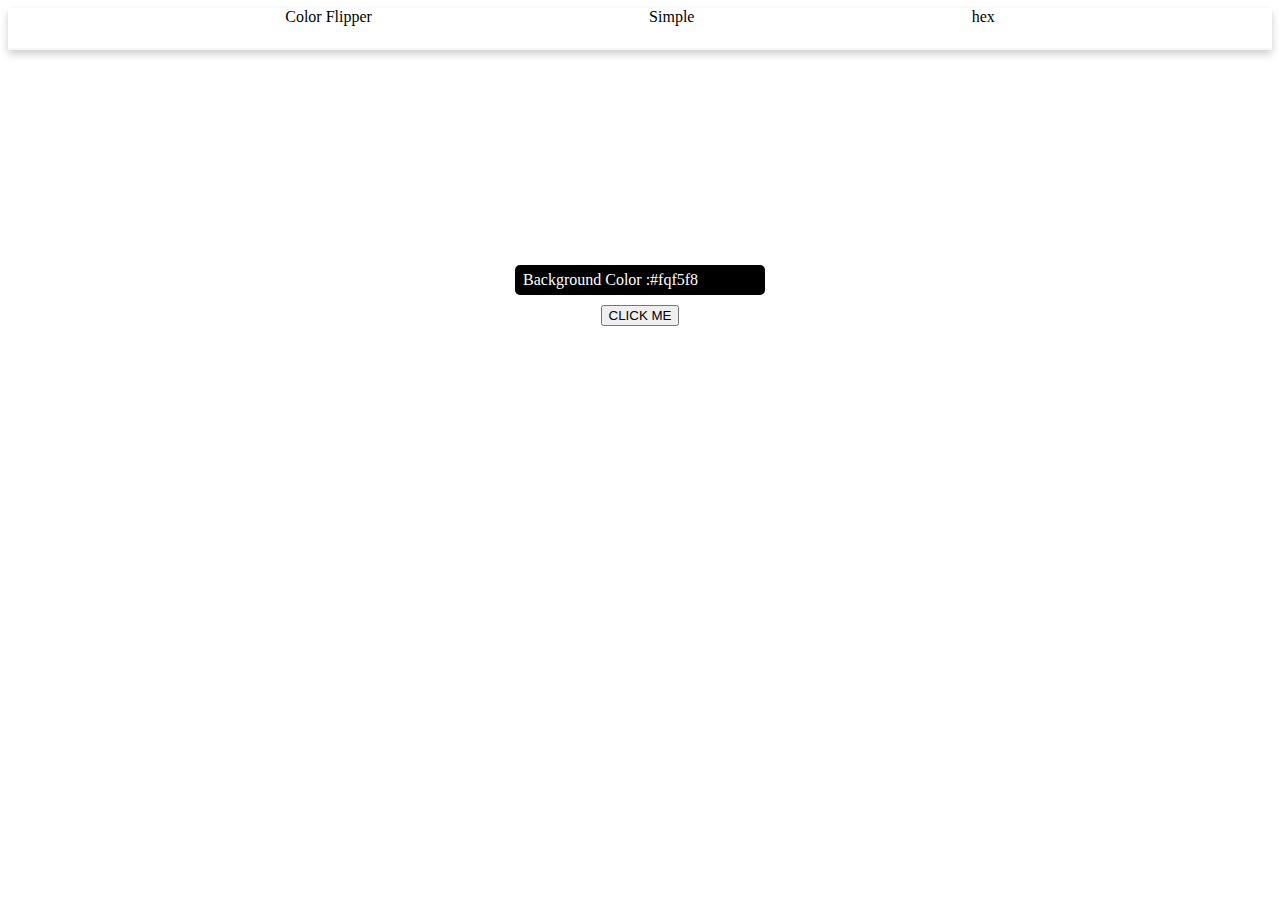
<file: colorFliper/index.html>
<!DOCTYPE html>
<html lang="en">
<head>
    <meta charset="UTF-8">
    <meta name="viewport" content="width=device-width, initial-scale=1.0">
    <title>Document</title>
    <style>
        .container{  
            display: flex;            
            flex-direction: column;  
            justify-content: center; 
            align-items: center;     
            height: 500px;          
        }
        .box{
            background-color:black;
            color: white;
            height: 30px;
            display: flex;
            width: 250px;
            align-items: center;
            border-radius: 5px;
        }
        button{
            margin: 10px;
        }
        nav{
            display: flex;
            justify-content: space-evenly;
            color: rgb(0, 0, 0);
            border-bottom: 2px solid rgb(247, 247, 247);
            height: 40px;
            box-shadow: 0 4px 8px rgba(0, 0, 0, 0.2);
        }
      
    </style>
</head>
<body>
    <nav>
            <li type="none">Color Flipper</li>
            <li type="none"><a>Simple</a></li>
            <li type="none"><a>hex</a></li>
    </nav>
        <div class="container">
            <div class="box"> &nbsp Background Color : <span class="color">#fqf5f8</span></div>
            <button id="btn" class="btn btn-hero">CLICK ME</button>
        </div>
        <div id="output"></div>

  <script src="script.js">
   
  </script>
</body>
</html>
</file>
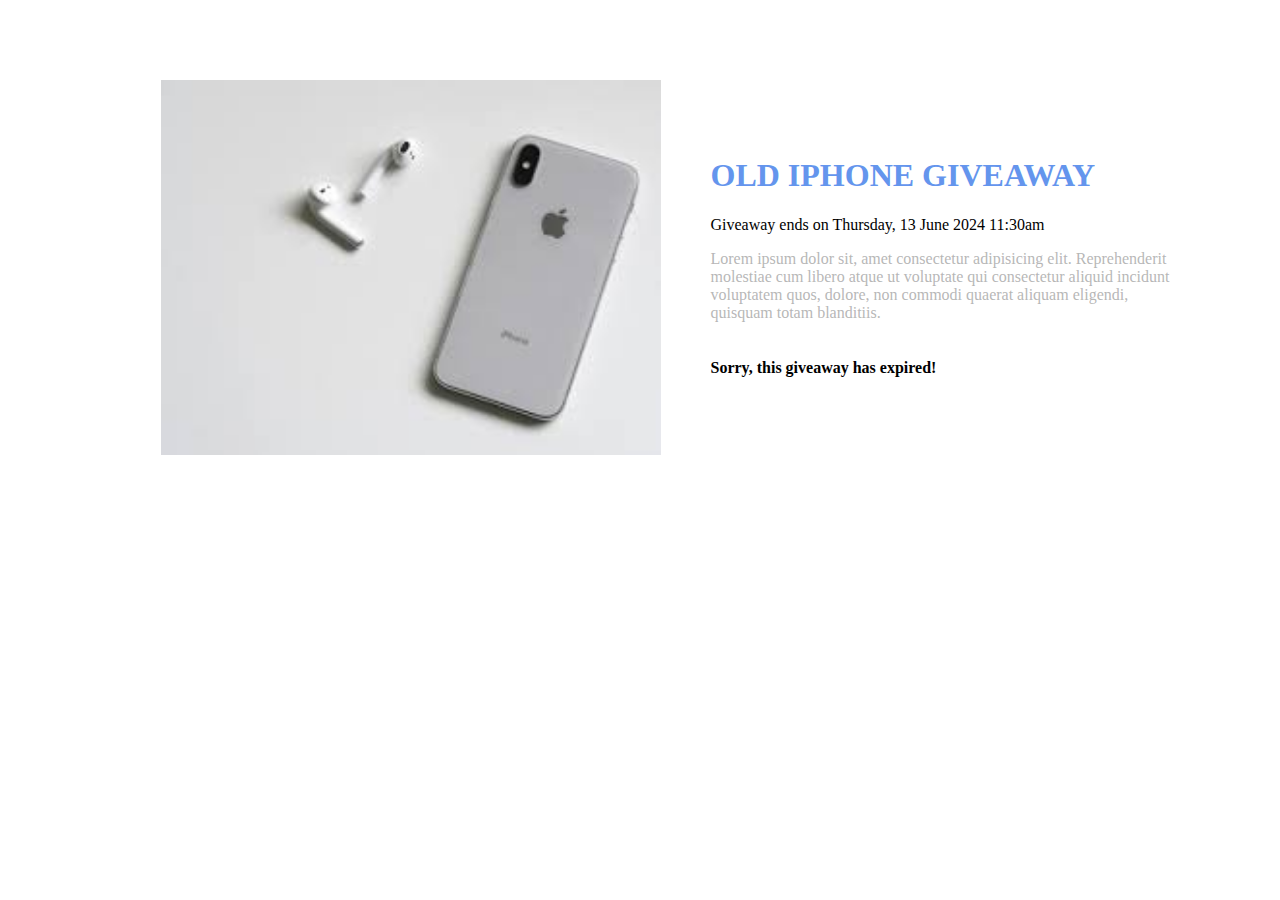
<file: CountdownTimer/index.html>
<!DOCTYPE html>
<html lang="en">
<head>
    <meta charset="UTF-8">
    <meta name="viewport" content="width=device-width, initial-scale=1.0">
    <title>Document</title>
    <link rel="stylesheet" href="style.css">
</head>
<body>
    <div class="container">
        <img src="iphone.jpeg" alt="iPhone image">
        <div class="box1">
            <h1>OLD IPHONE GIVEAWAY</h1>
            <p class="giveaway"><b>Giveaway Ends On Thursday, 13 June 2024 11:30am</b></p>
            <p class="para">Lorem ipsum dolor sit, amet consectetur adipisicing elit. Reprehenderit <br> molestiae cum libero atque ut voluptate qui consectetur aliquid incidunt<br> voluptatem quos, dolore, non commodi quaerat aliquam eligendi,<br> quisquam totam blanditiis.</p>

            <div class="allbox deadline">
                <div class="box2"><h1 class="a" id="days">09</h1>DAYS</div>
                <div class="box2"><h1 class="a" id="hours">12</h1>HOURS</div>
                <div class="box2"><h1 class="a" id="minutes">34</h1>MINS</div>
                <div class="box2"><h1 class="a" id="seconds">46</h1>SECS</div>
            </div>
        </div>
    </div>
    <script>
        const months = [
            'January', 'February', 'March', 'April', 'May', 'June', 'July', 'August',
            'September', 'October', 'November', 'December'
        ];
        const weekdays = [
            'Sunday', 'Monday', 'Tuesday', 'Wednesday', 'Thursday', 'Friday', 'Saturday'
        ];

        const giveaway = document.querySelector('.giveaway');
        const deadline = document.querySelector('.deadline');
        const items = document.querySelectorAll('.a');

        const futureDate = new Date(2024, 5, 13, 11, 30, 0); 

        const year = futureDate.getFullYear();
        const hours = futureDate.getHours();
        const minutes = futureDate.getMinutes();

        let month = futureDate.getMonth();
        month = months[month];
        const weekday = weekdays[futureDate.getDay()];
        const date = futureDate.getDate();

        giveaway.textContent = `Giveaway ends on ${weekday}, ${date} ${month} ${year} ${hours}:${minutes < 10 ? '0' + minutes : minutes}am`;

        const futureTime = futureDate.getTime();

        function getRemainingTime() {
            const today = new Date().getTime();
            const t = futureTime - today;

            const oneDay = 24 * 60 * 60 * 1000;
            const oneHour = 60 * 60 * 1000;
            const oneMinute = 60 * 1000;

            let days = Math.floor(t / oneDay);
            let hours = Math.floor((t % oneDay) / oneHour);
            let minutes = Math.floor((t % oneHour) / oneMinute);
            let seconds = Math.floor((t % oneMinute) / 1000);

            const values = [days, hours, minutes, seconds];

            function format(item) {
                if (item < 10) {
                    return `0${item}`;
                }
                return item;
            }

            items.forEach(function(item, index) {
                item.innerHTML = format(values[index]);
            });

            if (t < 0) {
                clearInterval(countdown);
                deadline.innerHTML = `<h4 class="expired">Sorry, this giveaway has expired!</h4>`;
            }
        }

        let countdown = setInterval(getRemainingTime, 1000);
        getRemainingTime();
    </script>
</body>
</html>
</file>
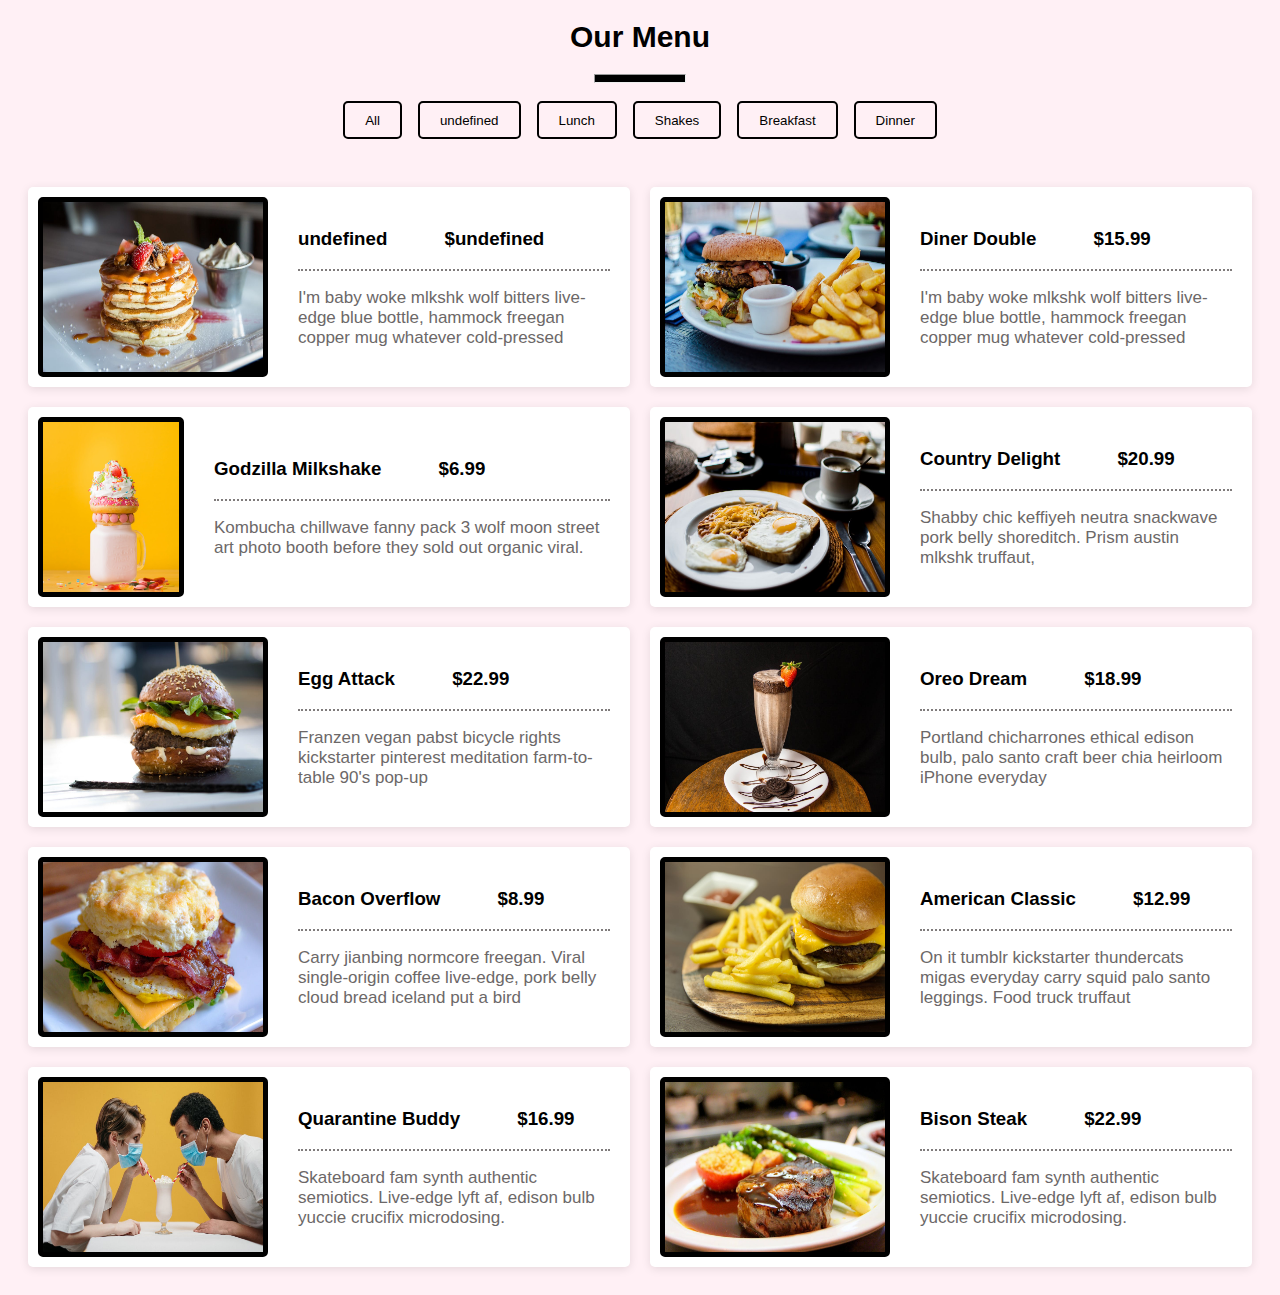
<file: Menu/index.html>
<!DOCTYPE html>
<html lang="en">
<head>
    <meta charset="UTF-8">
    <meta name="viewport" content="width=device-width, initial-scale=1.0">
    <title>Menu</title>
    <link rel="stylesheet" href="style.css">
</head>
<body>
    <h1>Our Menu</h1>
    <hr class="hr-main">
    <div class="Buttons">
        <button class="Btn" data-category="All">All</button>
        <button class="Btn" data-category="Breakfast">Breakfast</button>
        <button class="Btn" data-category="Lunch">Lunch</button>
        <button class="Btn" data-category="Shakes">Shakes</button>
        <button class="Btn" data-category="Dinner">Dinner</button>
    </div>
    <div class="container section-center">
        <!-- Menu items will be  insert here -->
    </div>
    
    <script src="script.js"></script>
</body>
</html>
</file>
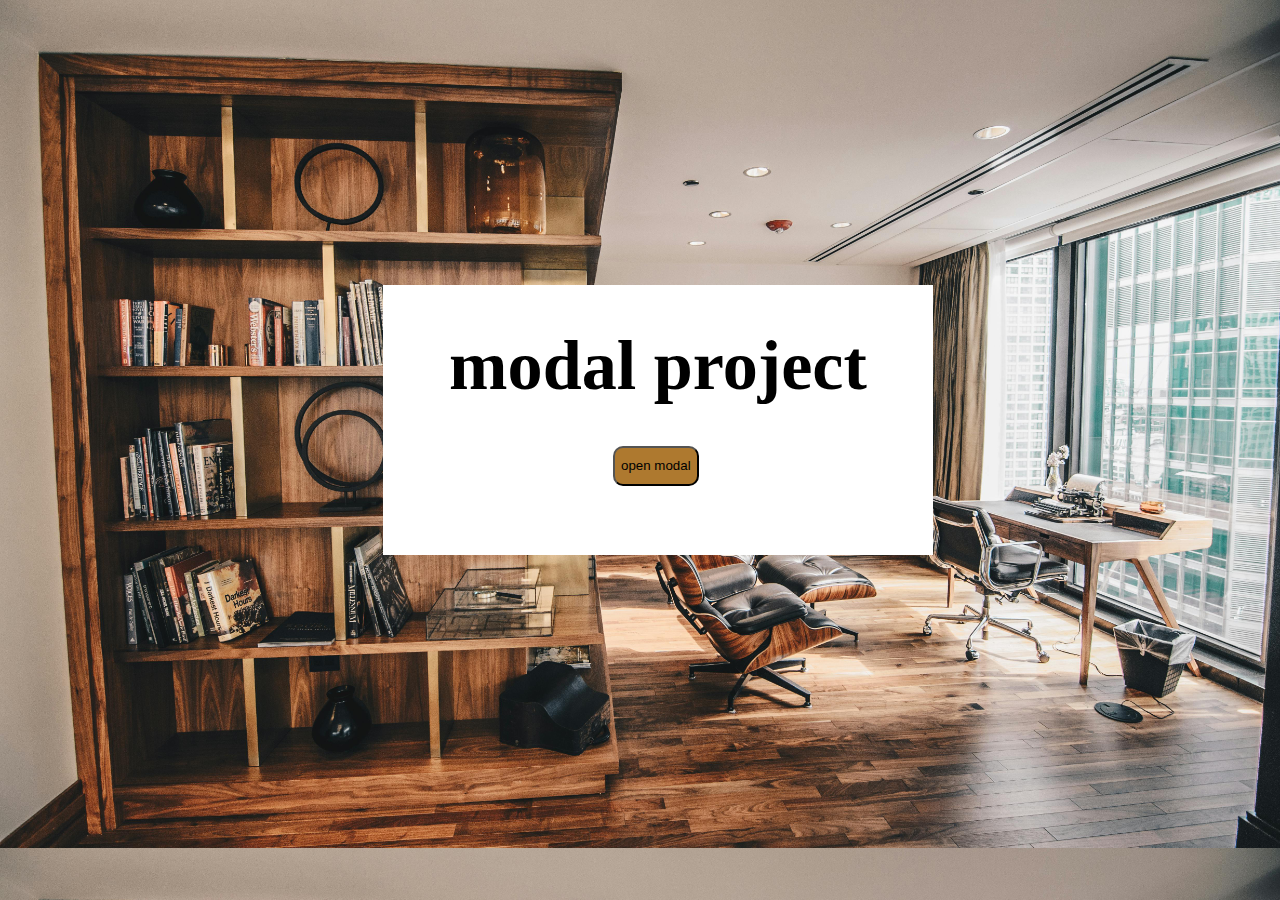
<file: Modal/index.html>
<!DOCTYPE html>
<html lang="en">
<head>
    <meta charset="UTF-8">
    <meta name="viewport" content="width=device-width, initial-scale=1.0">
    <title>Modal</title>
    <link rel="stylesheet" href="style.css">
    <link rel="stylesheet" href="https://cdnjs.cloudflare.com/ajax/libs/font-awesome/6.5.2/css/all.min.css" integrity="sha512-SnH5WK+bZxgPHs44uWIX+LLJAJ9/2PkPKZ5QiAj6Ta86w+fsb2TkcmfRyVX3pBnMFcV7oQPJkl9QevSCWr3W6A==" crossorigin="anonymous" referrerpolicy="no-referrer" />
</head>
<body>
    <!-- hero -->
    <header class="hero">
        <div class="banner">
            <h3>modal project</h3>
            <button class="btn modal-btn">
                open modal
            </button>
        </div>
    </header>
    <div class="modal-overlay">
        <div class="modal-cntainer">
            <h2>modal content</h2>
            <button class="close-btn">
                <i class="fas fa-times"></i>
            </button>
        </div>
    </div>
    <script src="script.js"></script>
</body>
</html>
</file>
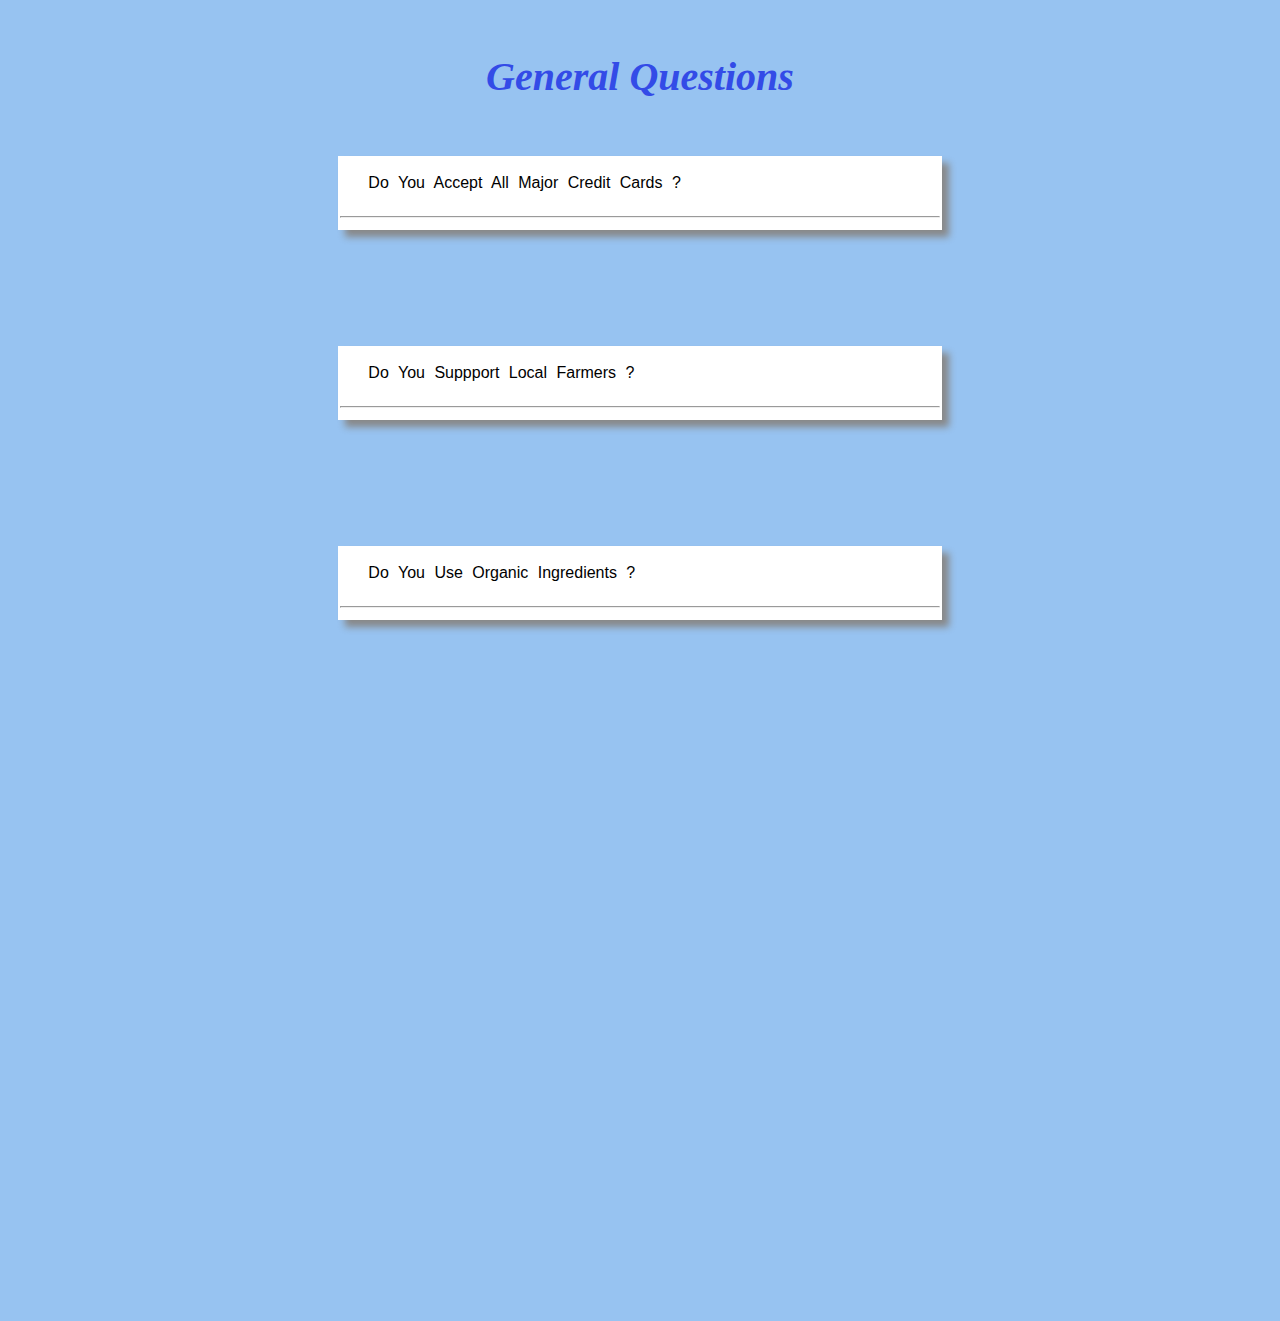
<file: Questions/index.html>
<!DOCTYPE html>
<html lang="en">
<head>
    <meta charset="UTF-8">
    <meta name="viewport" content="width=device-width, initial-scale=1.0">
    <title>Document</title>
    <link rel="stylesheet" href="https://cdnjs.cloudflare.com/ajax/libs/font-awesome/6.5.2/css/all.min.css" integrity="sha512-SnH5WK+bZxgPHs44uWIX+LLJAJ9/2PkPKZ5QiAj6Ta86w+fsb2TkcmfRyVX3pBnMFcV7oQPJkl9QevSCWr3W6A==" crossorigin="anonymous" referrerpolicy="no-referrer" />
    <link rel="stylesheet" href="style.css">
</head>
<body>
    <h2><i>General Questions</i></h2>

    <div class="container" id="box1">
        <div class="box1"> 
            <p style="font: 1em sans-serif;"> &nbsp&nbsp Do You Accept All Major Credit Cards ?</p>
            <button class="Btn">
                <i class="fa-regular fa-square-plus"></i>
            </button>
            <hr>
            <p class="extra-content">Lorem, ipsum dolor sit amet consectetur adipisicing elit. Laborum maxime eligendi doloribus cupiditate ab atque error architecto fuga doloremque natus!</p>
        </div>
    </div>

    <div class="container" id="box2">
        <div class="box1"> 
            <p style="font: 1em sans-serif;"> &nbsp&nbsp Do You Suppport Local Farmers ?</p>
            <button class="Btn">
                <i class="fa-regular fa-square-plus"></i>
            </button>
            <hr>
            <p class="extra-content">Lorem, ipsum dolor sit amet consectetur adipisicing elit. Laborum maxime eligendi doloribus cupiditate ab atque error architecto fuga doloremque natus!</p>
        </div>
    </div>


    <div class="container" id="box3">
        <div class="box1"> 
            <p style="font: 1em sans-serif;"> &nbsp&nbsp Do You Use Organic Ingredients ?</p>
            <button class="Btn">
                <i class="fa-regular fa-square-plus"></i>
            </button>
            <hr>
            <p class="extra-content">Lorem, ipsum dolor sit amet consectetur adipisicing elit. Laborum maxime eligendi doloribus cupiditate ab atque error architecto fuga doloremque natus!</p>
        </div>
    </div>
    <script src="script.js"></script>
</body>
</html>
</file>
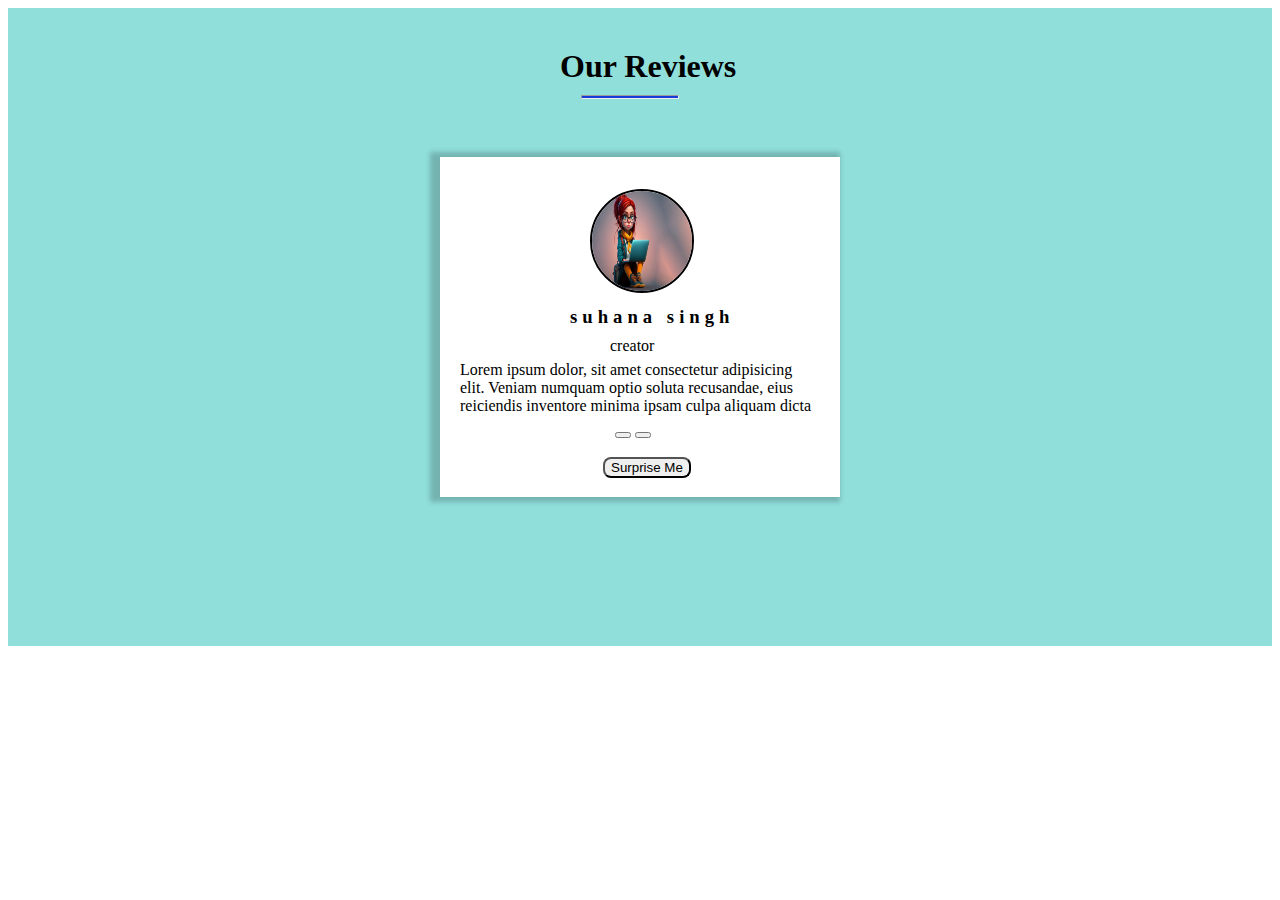
<file: Reviews/index.html>
<!DOCTYPE html>
<html lang="en">
<head>
    <meta charset="UTF-8">
    <meta name="viewport" content="width=device-width, initial-scale=1.0">
    <title>Reviews</title>
    <link rel="stylesheet" href="style.css">
    <link rel="stylesheet" href="https://cdnjs.cloudflare.com/ajax/libs/font-awesome/6.5.2/css/all.min.css" integrity="sha512-SnH5WK+bZxgPHs44uWIX+LLJAJ9/2PkPKZ5QiAj6Ta86w+fsb2TkcmfRyVX3pBnMFcV7oQPJkl9QevSCWr3W6A==" crossorigin="anonymous" referrerpolicy="no-referrer" />
</head>
<body>
    <main class="main">
        <section class="container">
            <div class="title">
                <h1>Our Reviews</h1>
                <div class="underline"></div>
                <hr>
                <div class="box">
                    <img id="person-img" src="image2.jpg" alt="Person Image"> 
                    <i class="fas fa-quote-right quote"></i>
                    <h3 class="author" id="author">Susan Smith</h3>
                    <p class="job" id="job">WEB DEVELOPER</p>
                    <p class="info" id="info">Lorem ipsum dolor, sit amet consectetur adipisicing elit. Veniam numquam optio soluta recusandae, eius reiciendis inventore minima ipsam culpa aliquam dicta</p>
                </div>
                <div class="button-container">
                    <button class="prev-btn"><i class="fas fa-chevron-left"></i></button>
                    <button class="next-btn"><i class="fas fa-chevron-right"></i></button>
                    <br><br>
                    <button class="random-btn">Surprise Me</button>
                </div>
            </div>
        </section>
    </main>
    <script src="script.js"></script>
</body>
</html>
</file>
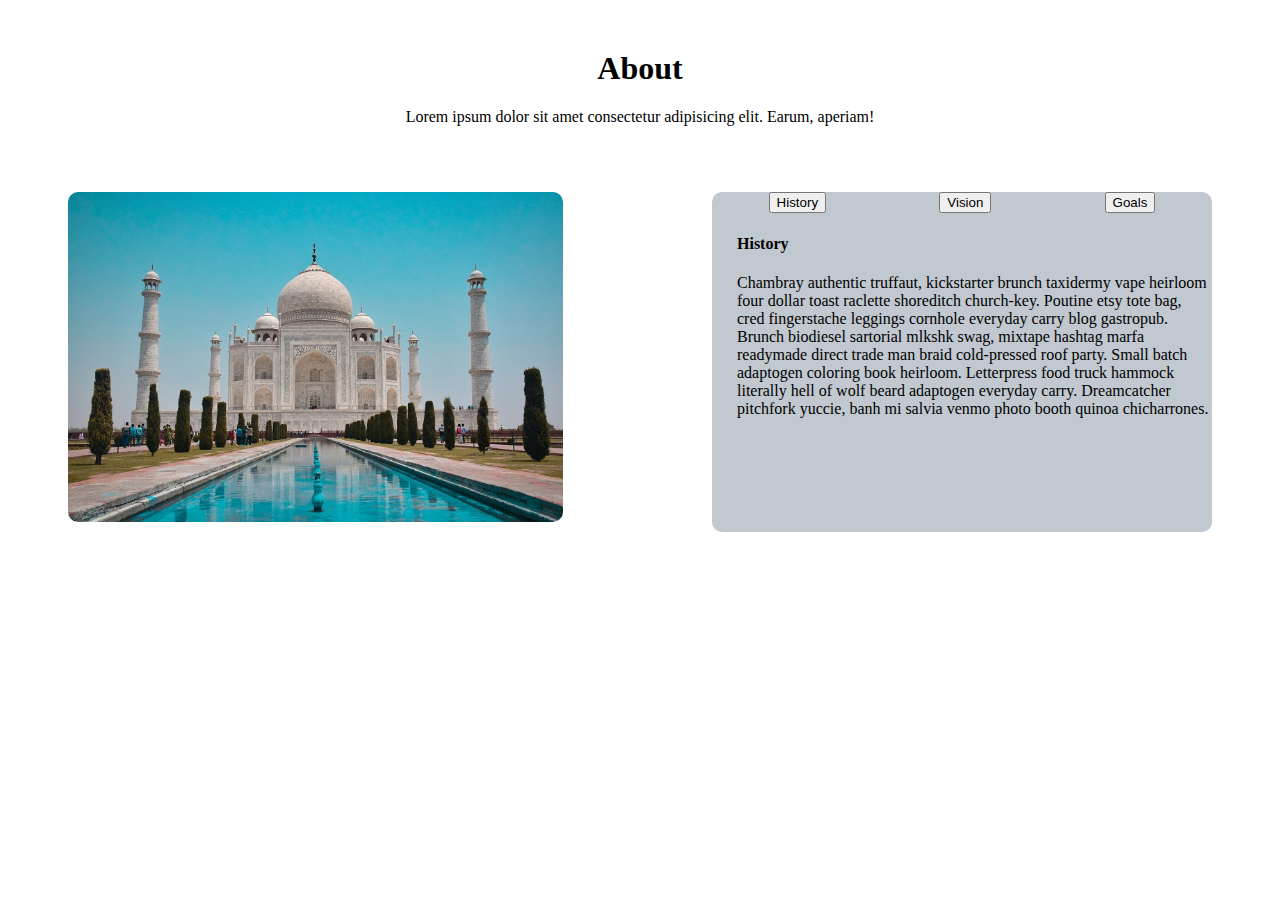
<file: Tabs/index.html>
<!DOCTYPE html>
<html lang="en">
<head>
    <meta charset="UTF-8">
    <meta name="viewport" content="width=device-width, initial-scale=1.0">
    <title>Document</title>
    <link rel="stylesheet" href="style.css">
</head>
<body>
    <div class="main">
        <h1>About</h1>
        <p>Lorem ipsum dolor sit amet consectetur adipisicing elit. Earum, aperiam!</p>
    </div>

    <img src="Taj-Mahal.jpg" alt="taj mahal">

    <div class="container">
        <div class="buttons">
            <button onclick="showSection('History')">History</button>
            <button onclick="showSection('Vision')">Vision</button>
            <button onclick="showSection('Goals')">Goals</button>
        </div>
        <div class="box" id="History">
            <h4>History</h4>
            <p>Chambray authentic truffaut, kickstarter brunch taxidermy vape heirloom four dollar toast raclette shoreditch church-key. Poutine etsy tote bag, cred fingerstache leggings cornhole everyday carry blog gastropub. Brunch biodiesel sartorial mlkshk swag, mixtape hashtag marfa readymade direct trade man braid cold-pressed roof party. Small batch adaptogen coloring book heirloom. Letterpress food truck hammock literally hell of wolf beard adaptogen everyday carry. Dreamcatcher pitchfork yuccie, banh mi salvia venmo photo booth quinoa chicharrones.</p>
        </div>
        <div class="box" id="Vision">
            <h4>Vision</h4>
            <p>Man bun PBR&B keytar copper mug prism, hell of helvetica. Synth crucifix offal deep v hella biodiesel. Church-key listicle polaroid put a bird on it chillwave palo santo enamel pin, tattooed meggings franzen la croix cray. Retro yr aesthetic four loko tbh helvetica air plant, neutra palo santo tofu mumblecore. Hoodie bushwick pour-over jean shorts chartreuse shabby chic. Roof party hammock master cleanse pop-up truffaut, bicycle rights skateboard affogato readymade sustainable deep v live-edge schlitz narwhal.</p>
        </div>
        <div class="box" id="Goals">
            <h4>Goals</h4>
            <p>I'm baby wolf pickled schlitz try-hard normcore marfa man bun mumblecore vice pop-up XOXO lomo kombucha glossier bicycle rights. Umami kinfolk salvia jean shorts offal venmo. Knausgaard tilde try-hard, woke fixie banjo man bun. Small batch tumeric mustache tbh wayfarers 8-bit shaman chartreuse tacos. Viral direct trade hoodie ugh chambray, craft beer pork belly flannel tacos single-origin coffee art party migas plaid pop-up.</p>
        </div>
    </div>

    <script>
        function showSection(sectionId) {
            var sections = document.querySelectorAll('.box');
            sections.forEach(function(section) {
                section.style.display = 'none';
            });
            document.getElementById(sectionId).style.display = 'block';
        }
        
        // Initially show the History section
        window.onload = function() {
            showSection('History');
        };
    </script>
</body>
</html>
</file>
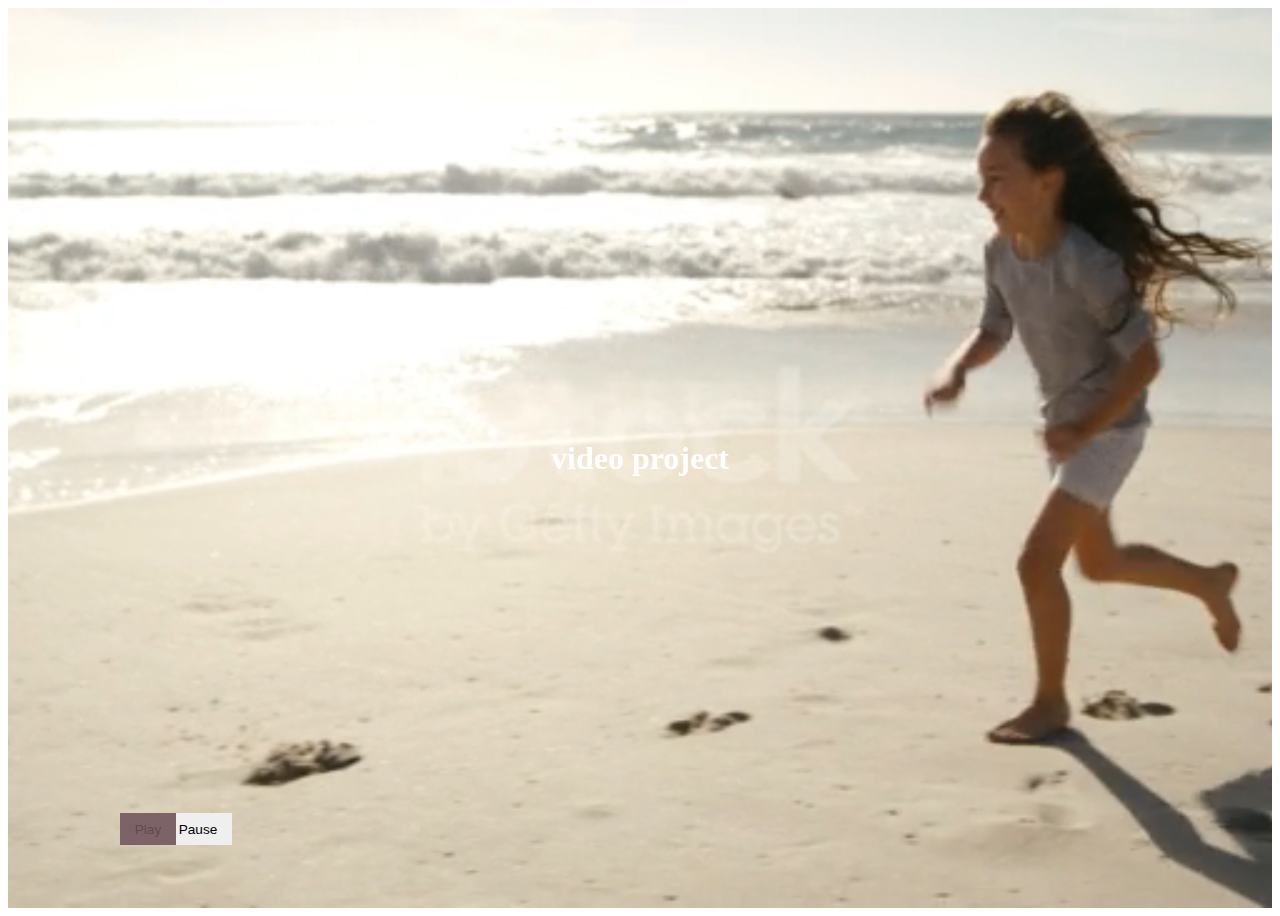
<file: video/index.html>
<!DOCTYPE html>
<html lang="en">
<head>
    <meta charset="UTF-8">
    <meta name="viewport" content="width=device-width, initial-scale=1.0">
    <title>Video</title>
</head>
<link rel="stylesheet" href="style.css">
<body>
    <header>
        <video class="video-container"  muted autoplay loop>
            <source src="video.mp4" type="video/mp4">
        </video>
        <h1>video project</h1>
        <button class="switch-btn">
            <span>
                play
            </span>
            <span>
                pause
            </span>
            <span class="switch"></span>
        </button>
    </header>
    <script src="script.js"></script>
</body>
</html>
</file>
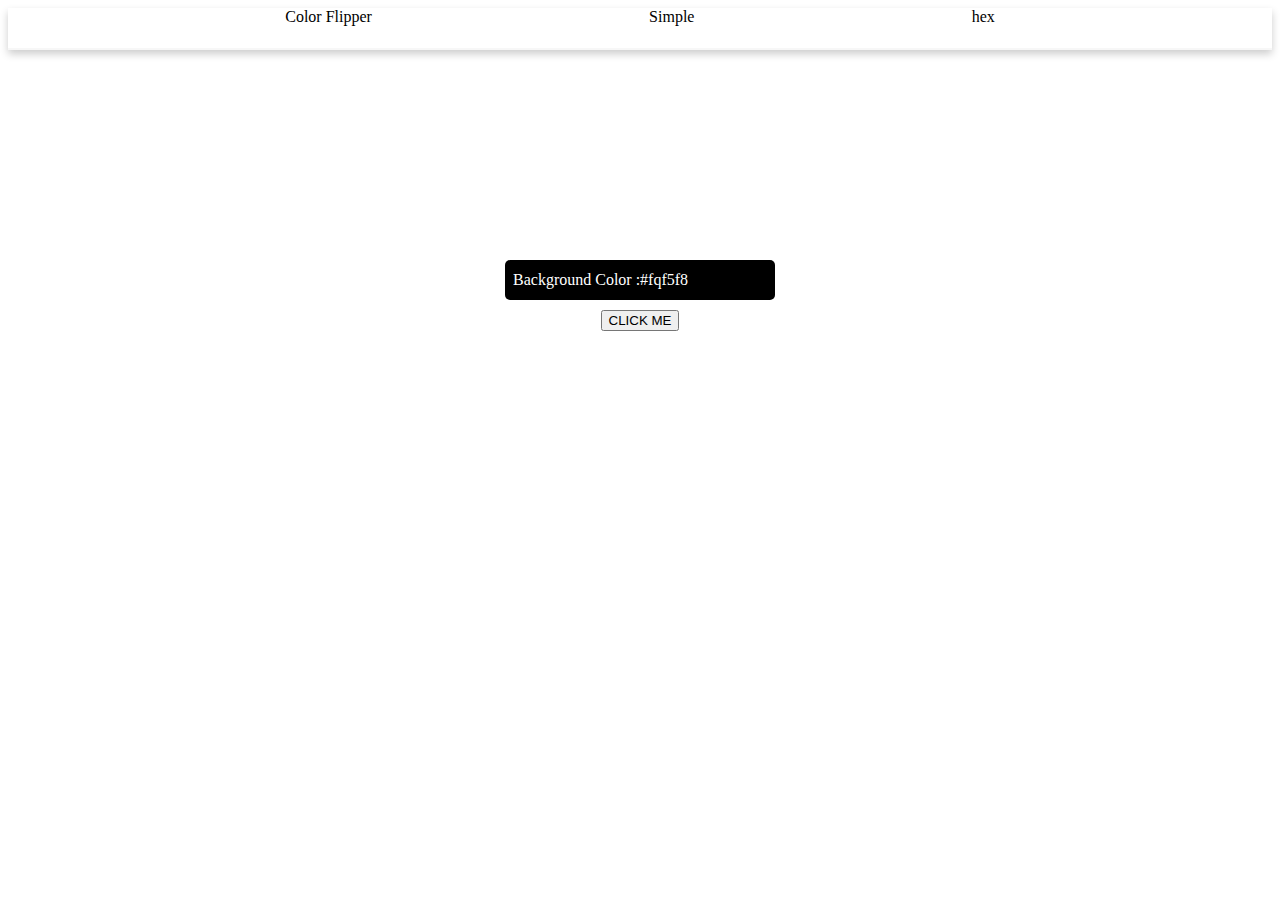
<file: colorFliper/ColorFlipper.html>
<!DOCTYPE html>
<html lang="en">
<head>
    <meta charset="UTF-8">
    <meta name="viewport" content="width=device-width, initial-scale=1.0">
    <title>Document</title>
    <style>
        .container{  
            display: flex;            
            flex-direction: column;  
            justify-content: center; 
            align-items: center;     
            height: 500px;          
        }
        .box{
            background-color:black;
            color: white;
            height: 40px;
            display: flex;
            width: 270px;
            align-items: center;
            border-radius: 5px;
        }
        button{
            margin: 10px;
        }
        nav{
            display: flex;
            justify-content: space-evenly;
            color: rgb(0, 0, 0);
            border-bottom: 2px solid rgb(247, 247, 247);
            height: 40px;
            box-shadow: 0 4px 8px rgba(0, 0, 0, 0.2);
        }
      
    </style>
</head>
<body>
    <nav>
            <li type="none">Color Flipper</li>
            <li type="none"><a>Simple</a></li>
            <li type="none"><a>hex</a></li>
    </nav>
        <div class="container">
            <div class="box"> &nbsp Background Color : <span class="color">#fqf5f8</span></div>
            <button id="btn" class="btn btn-hero">CLICK ME</button>
        </div>
        <div id="output"></div>

  <script>
    const colors = ["green","red", "blue", "rgba(133,122,200)",
    "#f15025"];
    const btn = document.getElementById("btn");
    const color = document.querySelector(".color");

    btn.addEventListener("click", function() {
        const randomNumber = getRandomNumber();
        console.log(randomNumber);

        document.body.style.backgroundColor = colors[randomNumber];
        color.textContent = colors[randomNumber];
    })

    function getRandomNumber(){
        return Math.floor(Math.random()*colors.length);
    }
  </script>
</body>
</html>
</file>
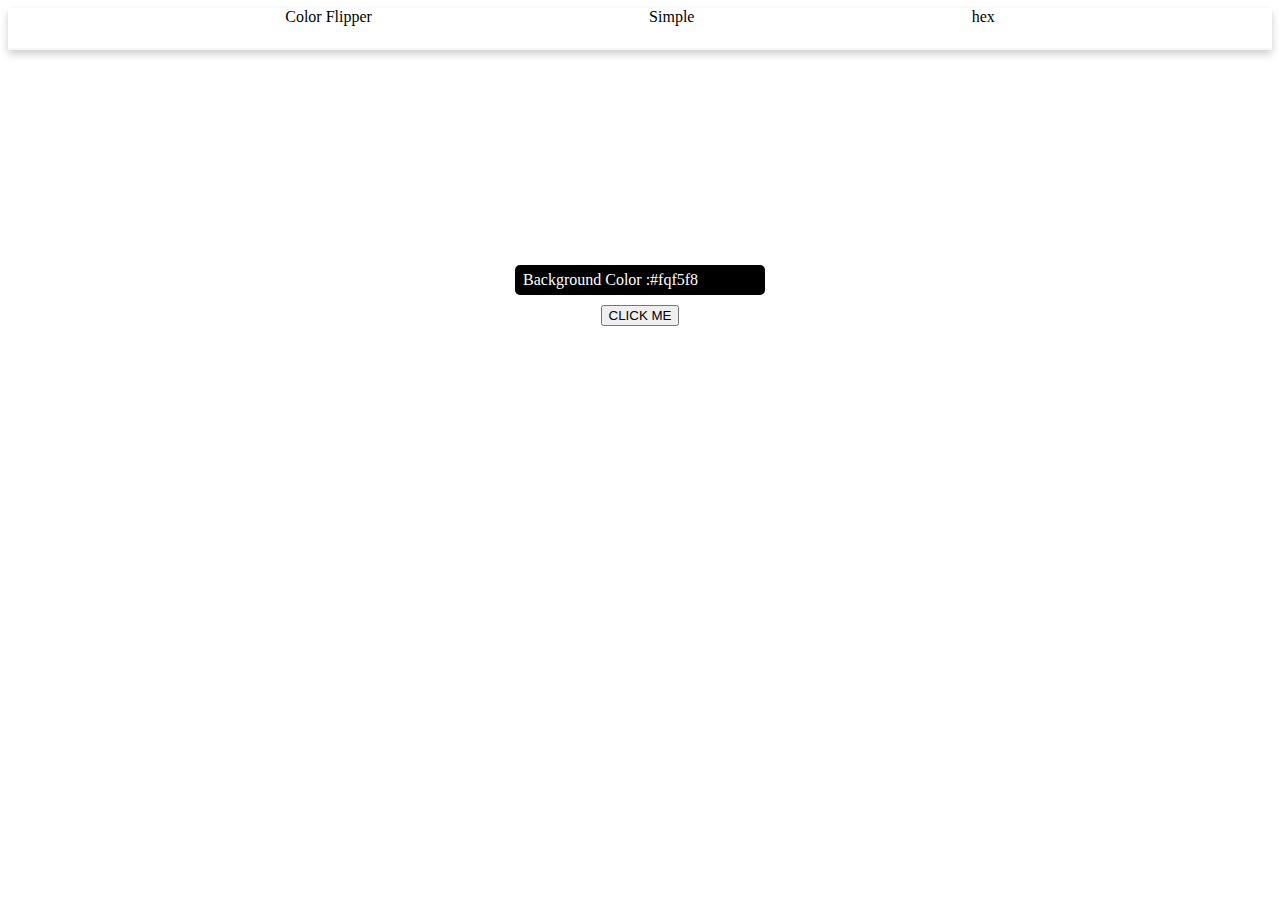
<file: colorFliper/hex.html>
<!DOCTYPE html>
<html lang="en">
<head>
    <meta charset="UTF-8">
    <meta name="viewport" content="width=device-width, initial-scale=1.0">
    <title>Document</title>
    <style>
        .container{  
            display: flex;            
            flex-direction: column;  
            justify-content: center; 
            align-items: center;     
            height: 500px;          
        }
        .box{
            background-color:black;
            color: white;
            height: 30px;
            display: flex;
            width: 250px;
            align-items: center;
            border-radius: 5px;
        }
        button{
            margin: 10px;
        }
        nav{
            display: flex;
            justify-content: space-evenly;
            color: rgb(0, 0, 0);
            border-bottom: 2px solid rgb(247, 247, 247);
            height: 40px;
            box-shadow: 0 4px 8px rgba(0, 0, 0, 0.2);
        }
      
    </style>
</head>
<body>
    <nav>
            <li type="none">Color Flipper</li>
            <li type="none"><a>Simple</a></li>
            <li type="none"><a>hex</a></li>
    </nav>
        <div class="container">
            <div class="box"> &nbsp Background Color : <span class="color">#fqf5f8</span></div>
            <button id="btn" class="btn btn-hero">CLICK ME</button>
        </div>
        <div id="output"></div>

  <script src="hex.js">
   
  </script>
</body>
</html>
</file>
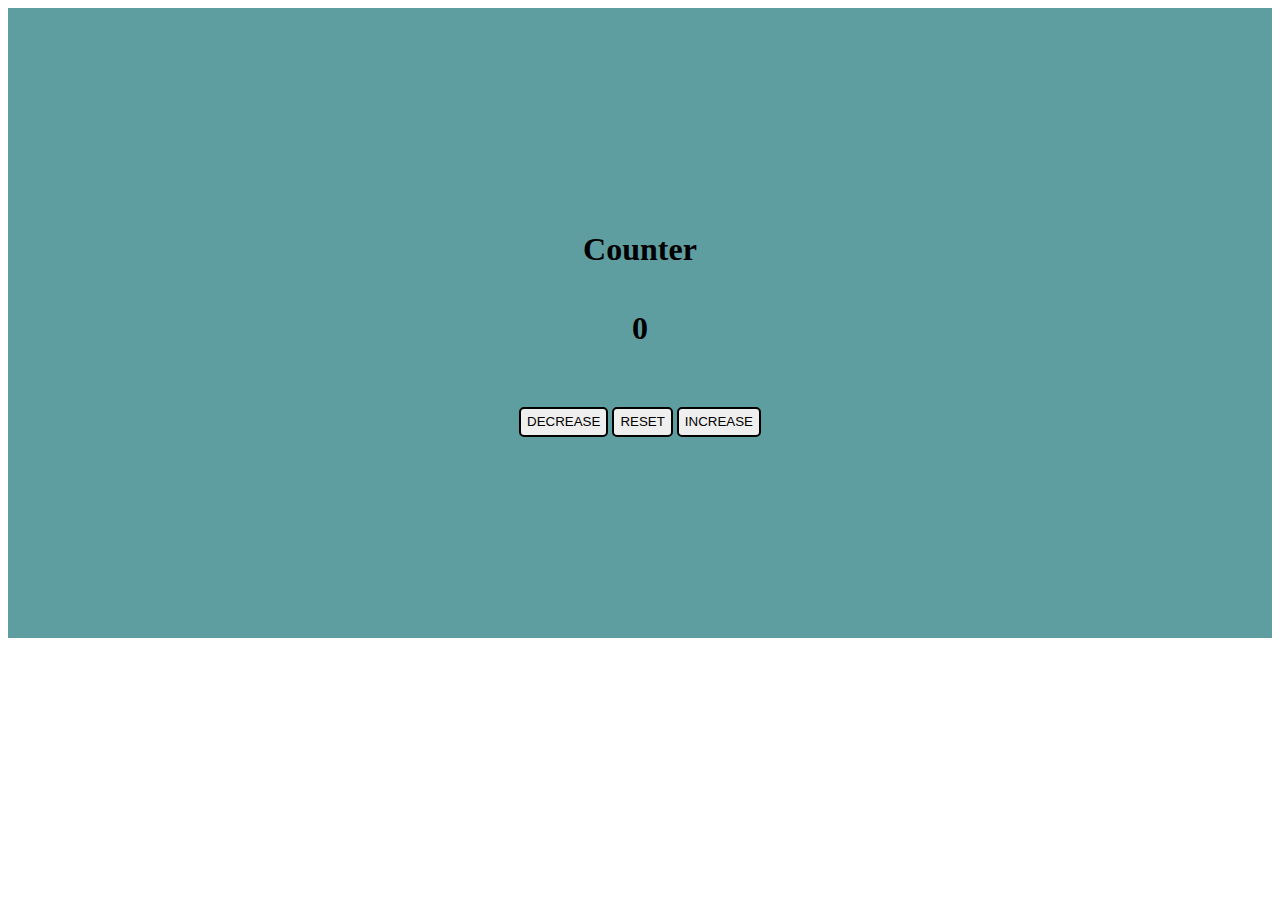
<file: counter/Counter.html>
<!DOCTYPE html>
<html lang="en">
<head>
    <meta charset="UTF-8">
    <meta name="viewport" content="width=device-width, initial-scale=1.0">
    <title>Document</title>
    <style>
        .container{
            display: flex;            
            flex-direction: column;  
            justify-content: center; 
            align-items: center;     
            height: 630px; 
            background-color: cadetblue; 
        }
        
        .btn{
            height: 30px;
            border: 2px solid black;
            border-radius: 5px;
            margin-top: 20px;
        }
    </style>
</head>
<body>
    <div class="container">
        <h1 class="box">Counter</h1>
        <sapn><h1 id="value">0</h1></sapn>
        <br>
        <div class="buttons">
        <button class="btn decrease" id="btn">DECREASE</button>
        <button class="btn reset" id="btn">RESET</button>
        <button class="btn increase" id="btn">INCREASE</button>
        </div>
        </div>
        <div id="output"></div>
        <script src="Counter.js"></script>
</body>
</html>
</file>
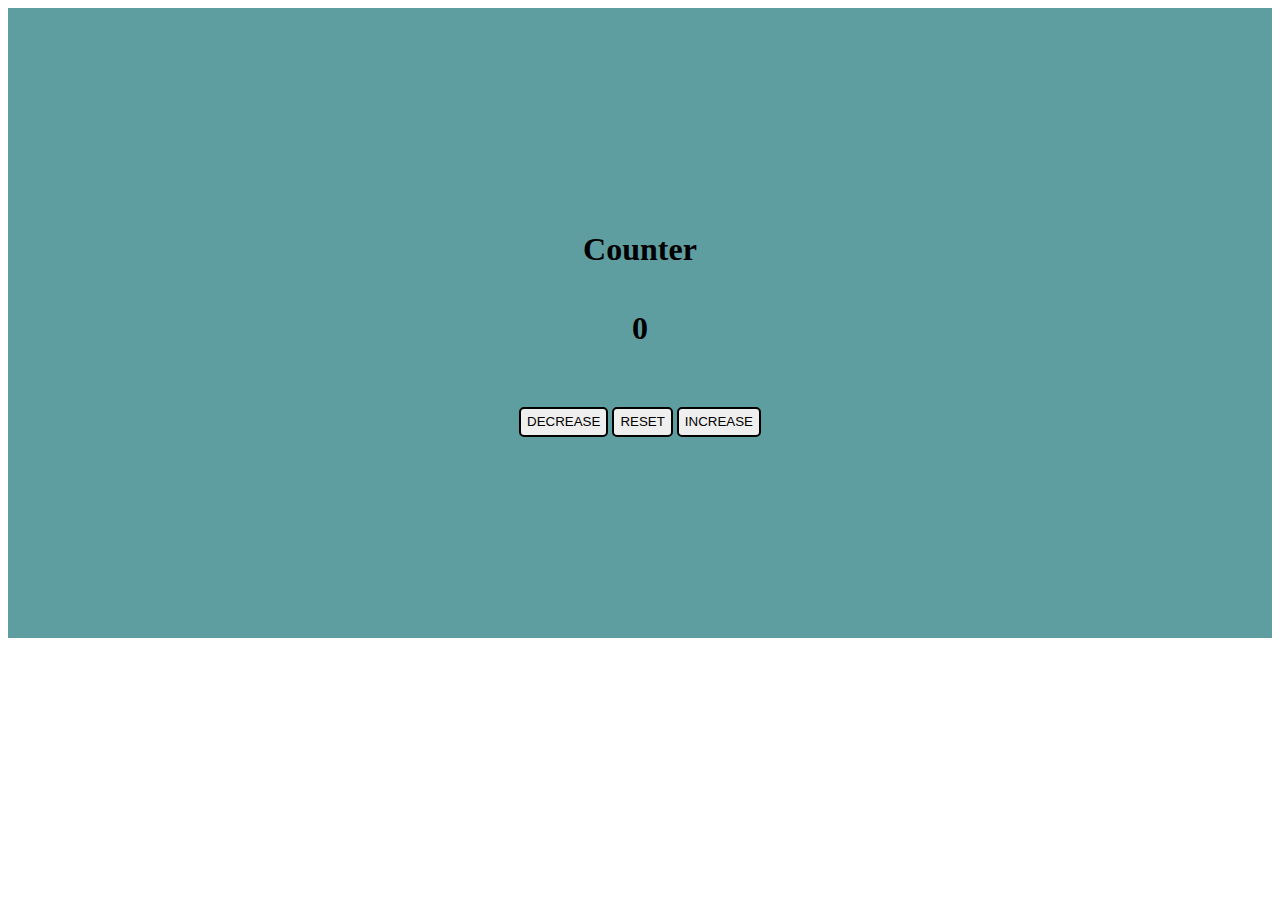
<file: counter/inidex.html>
<!DOCTYPE html>
<html lang="en">
<head>
    <meta charset="UTF-8">
    <meta name="viewport" content="width=device-width, initial-scale=1.0">
    <title>Document</title>
    <style>
        .container{
            display: flex;            
            flex-direction: column;  
            justify-content: center; 
            align-items: center;     
            height: 630px; 
            background-color: cadetblue; 
        }
        
        .btn{
            height: 30px;
            border: 2px solid black;
            border-radius: 5px;
            margin-top: 20px;
        }
    </style>
</head>
<body>
    <div class="container">
        <h1 class="box">Counter</h1>
        <sapn><h1 id="value">0</h1></sapn>
        <br>
        <div class="buttons">
        <button class="btn decrease" id="btn">DECREASE</button>
        <button class="btn reset" id="btn">RESET</button>
        <button class="btn increase" id="btn">INCREASE</button>
        </div>
        </div>
        <div id="output"></div>
        <script src="script.js"></script>
</body>
</html>
</file>
<file: CountdownTimer/style.css>
.container {
    display: flex;
    flex-wrap: wrap;
    justify-content: center;
    align-items: center;
    margin-top: 80px;
}

img {
    width: 100%;
    max-width: 500px;
    margin-left: 50px;
}

.box1 {
    margin-left: 50px;
}

h1 {
    color: cornflowerblue;
}

.para {
    color: rgba(162, 162, 162, 0.784);
}

.hpara {
    font-size: 20px;
}

.box2 {
    border: 2px solid black;
    height: 70px;
    width: 90px;
    margin: 10px;
    background-color: rgb(103, 103, 126);
    text-align: center;
    color: rgb(0, 0, 0);
}

.allbox {
    display: flex;
}

.a {
    color: white;
}

@media (max-width: 768px) {
    .container {
        flex-direction: column;
        text-align: center;
    }

    img {
        margin: 0 auto;
    }

    .box1 {
        margin: 20px auto;
    }

    .allbox {
        justify-content: center;
    }
}
</file>
<file: Menu/style.css>
body {
    background-color: lavenderblush;
    font-family: Arial, sans-serif;
    /* margin: 0; */
    /* padding: 0; */
}

.container {
    display: grid;
    grid-template-columns: repeat(2, 1fr);
    gap: 20px;
    padding: 20px;
    /* justify-content: center; */
}

h1 {
    display: flex;
    justify-content: center;
    margin-top: 20px;
    font-size: 30px;
}

.hr-main {
    width: 90px;
    height: 7px;
    background-color: rgb(0, 0, 0);
    margin: 10px auto;
}

.Buttons {
    display: flex;
    justify-content: center;
    margin-bottom: 20px;
}

.Btn {
    margin: 8px;
    border: 2px solid rgb(0, 0, 0);
    height: 38px;
    color: rgb(0, 0, 0);
    border-radius: 5px;
    background-color: lavenderblush;
    cursor: pointer;
    padding: 0 20px;
}

.Btn:hover {
    background-color: rgb(235, 139, 190);
}

.box1 {
    display: flex;
    background-color: white;
    border-radius: 5px;
    overflow: hidden;
    box-shadow: 0 2px 10px rgba(0, 0, 0, 0.1);
    align-items: center;
}

img {
    width: 220px;
    height: 170px;
    border: 5px solid black;
    border-radius: 5px;
    margin: 10px;
}

.info {
    padding: 20px;
    flex-grow: 1;
}

.hr-info {
    width: 100%;
    border: none;
    border-top: 2px dotted rgb(128, 124, 124);
    margin: 10px 0;
}

.p-info {
    color: rgb(108, 104, 104);
    font-size: 17px;
}
</file>
<file: Modal/style.css>
body{
    background-image: url('background.jpg');
    background-size: cover; 
}


.hero {
        width: 550px;
        height: 270px;
        background-color: #ffffff;
        position: relative;
        left: 650px;
        top: 350px;
        transform: translate(-50%, -50%);
        color: rgb(0, 0, 0);
        font-size: 60px;     
}

button{
    position: relative;
    bottom: 20px;
    left: 230px;
    background-color: rgb(174, 121, 47);
    border-radius: 10px;
    height: 40px;
    cursor: pointer;
}



h3{
    text-align: center;
    align-items: center;
    position: relative;
    top:40px;
}

.modal-btn:hover{
    background: transparent;
    color: var(--clr-primary-5);

    background-color: darkred;
}

.modal-overlay{
    position: fixed;
    top: 0;
    left: 0;
    width: 100%;
    height: 100%;
    background:rgba(73,166,233,0.5);
    display: grid;
    place-items:center;
    transition: var(--transition);
    visibility: hidden;
    z-index: -10;
}

.open-modal{
    visibility: visible;
    z-index:10;

}

.modal-cntainer{
    height: 270px;
    background-color: rgb(237, 238, 238);
    width: 600px;
    position: relative;
    top: 92px;
    font-size: 40px;
}

.close-btn {
    border: none;
    color: rgb(198, 17, 17);
    background: none;
    font-size: 40px;
    position: relative;
    bottom: 150px;
    margin-left: 320px;
}

h2{
    position: relative;
    left: 110px;
}
</file>
<file: Questions/style.css>
body {
    background-color: rgb(151, 195, 241);
}

.container {
    display: flex;
    justify-content: center;
    align-items: center;
    height: 400px;
}

.box1 {
    border: 2px solid rgb(255, 255, 255);
    box-shadow: 7px 7px 7px #888888;
    width: 600px;
    height: 70px;
    align-items: center;
    background-color: white;
    position: relative;
    transition: height 0.3s ease; /* Smooth transition for height change */
}

button {
    border: none;
    position: relative;
    left: 550px;
    bottom: 40px;
    color: rgb(51, 75, 231);
    font-size: 25px;
    background-color: white;
    transform: translate(-50%);
}

p {
    word-spacing: 5px;
}

.extra-content {
    display: none;
    position: absolute;
    top: 50%;
    left: 0;
    width: 100%;
    text-align: center;
    color: #797c7f;
}

hr{
    position: relative;
    bottom: 18px;
}


h2{
    color: rgb(51, 75, 231);
    display: flex;
    justify-content: center;
    font-size: 40px;
    position: relative;
    top: 20px;
}

#box1{
    position: relative;
    bottom: 120px;
}

#box2{
    position: relative;
    bottom: 330px;
    
}

#box3{
    position: relative;
    bottom:530px;
}
</file>
<file: Reviews/style.css>
.main {
    display: flex;            
    flex-direction: column;  
    justify-content: center; 
    align-items: center;     
    height: 638px;
    background-color: rgb(144, 223, 219); 
}

h1 {
    margin-bottom: 10px;
    position: relative;
    bottom: 150px;
    left: 100px;
}

hr {
    height: 2px;
    width: 6pc;
    background-color: rgb(23, 61, 216);
    margin-bottom: 20px;
    position: relative;
    bottom: 150px;
    left: -10px;
}

.container {
    padding: 20px;
    width: 360px;
    height: 300px;background-color: white;
    box-shadow: -5px 0px 5px 5px rgba(0, 0, 0, 0.2);

}

img{
    border: 2px solid black;
    border-radius: 100px;
    width:100px;
    height: 100px;
    position: relative;
    bottom:80px;
    left: 130px;
    background-color: blue;
}

.quote{
    position: relative;
    bottom: 154px;
    left: 20px;
    background-color: rgb(11, 134, 216);
    border-radius: 21px;
    width: 21px;
    height: 21px;
}

h3{
    position: relative;
    bottom: 90px;
    left:110px;
    letter-spacing:5px;
}

/* .a{
    position: relative;
    bottom: 106px;
    left:110px;
    color: rgb(66, 136, 187);
    letter-spacing:-1px;
} */

/* 
.paragrph{
    position: relative;
    bottom:130px;

} */

.button-container{
    position: relative;
    bottom: 120px;
    left: 155px;
}
.random-btn{
    border-radius: 8px;
    position: relative;
    right: 12px;
}

.job{
   position: relative;
   left: 150px;
   bottom: 100px;
}

.info {
    position: relative;
    bottom: 110px;
}
</file>
<file: Tabs/style.css>
.main {
    justify-content: center;
    text-align: center;
    margin-top: 50px;
}

img {
    height: 330px;
    margin-left: 60px;
    margin-top: 50px;
    border-radius: 10px;
}

.container {
    background-color: rgb(193, 200, 207);
    width: 500px;
    border-radius: 10px;
    float: right;
    margin-right: 60px;
    height: 340px;
    margin-top: 50px;
}

.buttons {
    display: flex;
    justify-content: space-around;
}

.box {
    display: none;
    margin-left: 25px;
}

#History {
    display: block;
}
</file>
<file: video/style.css>
header {
    min-height: 100vh;
    position: relative;
    display: grid;
    place-items:center;
}

.video-container{
    position: absolute;
    top: 0;
    left: 0;
    width: 100%;
    height: 100%;
    object-fit: cover;
    z-index: -2;
}

h1{
    color:white;
}

.switch-btn {
    position: absolute;
    bottom: 7%;
    left: 7rem;
    width: 7rem;
    height: 2rem;
    display: flex;
    border-radius: var(--radius);
    align-items: center;
    justify-content: space-around;
    border: none;
    transition: var(--transition);
}

.switch-btn span{
    display: inline-block;
    font-size: 0.85rem;
    cursor: pointer;
    text-transform: capitalize;
    column-gap: var(--clr-primary-5);
}

.switch{
    position: absolute;
    width: 50%;
    height: 100%;
    top:0;
    left: 0;
    background-color:rgba(110, 82, 87, 0.894);
    border-radius: var(--transition);
}

.slide .switch {
    left: 50%;
}

/* 
header::after {
    content: "";
    position: absolute;
    top:0;
    left: 0;
    width:100%;
    height: 100%;
    background: rgba(68, 66, 66, 0.7);
    z-index: -1;
} */
</file>
